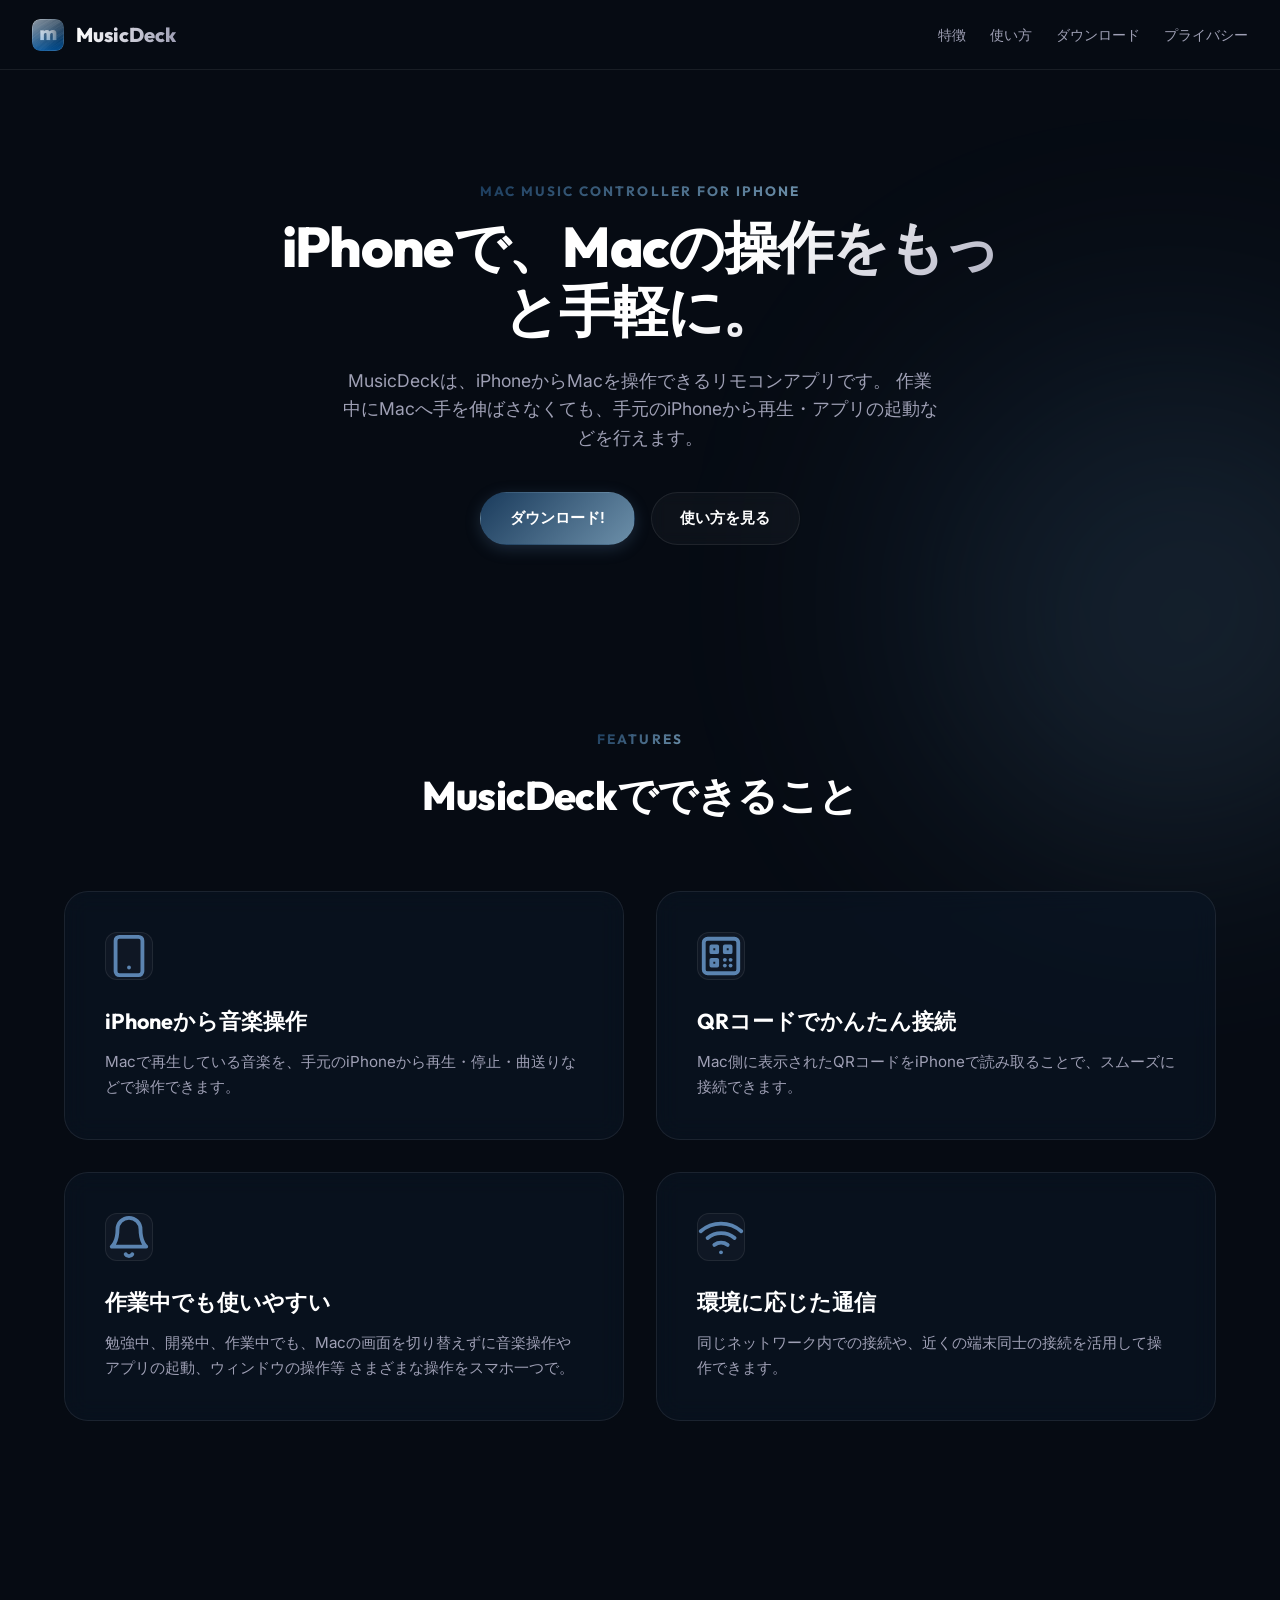
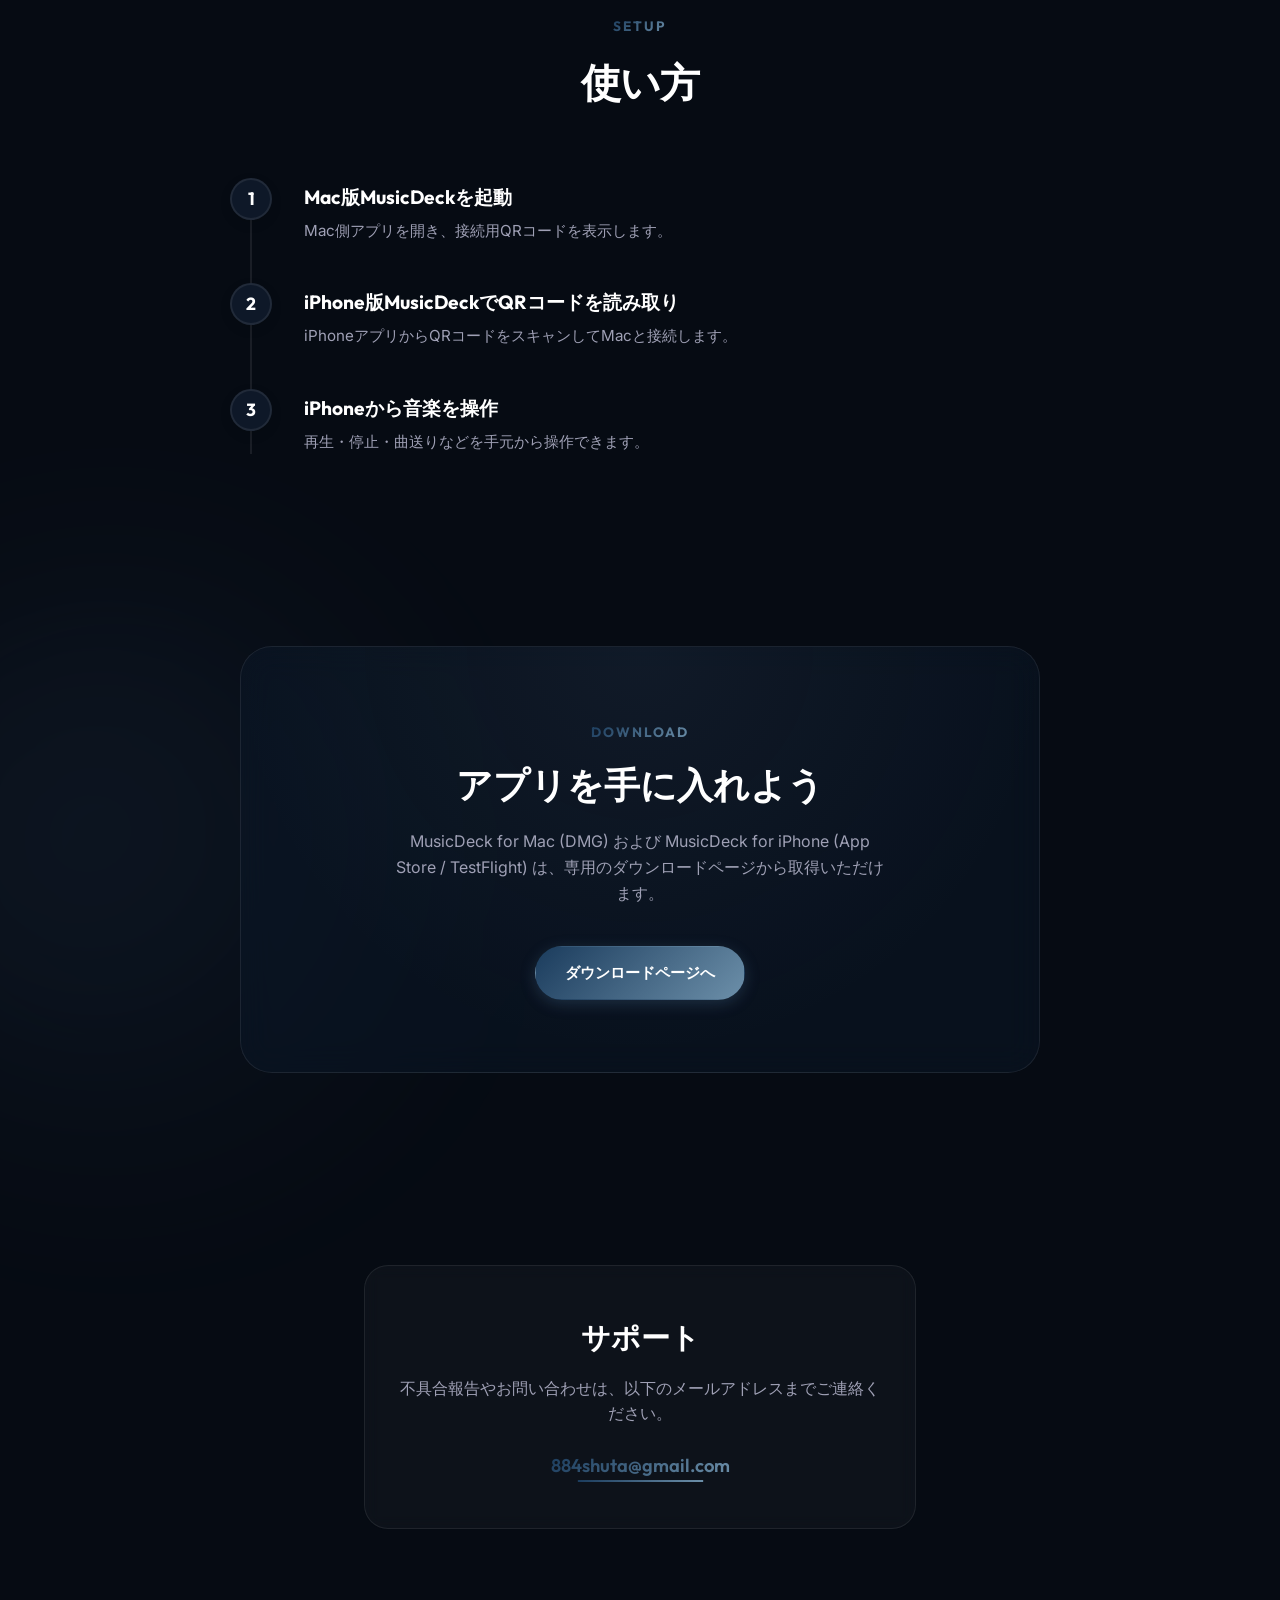
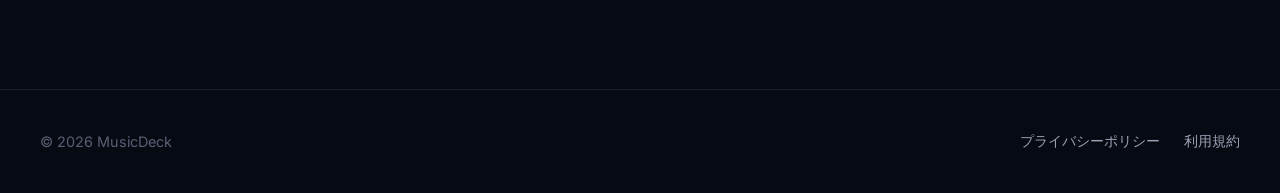
<file: index.html>
<!doctype html>
<html lang="ja">

<head>
  <meta charset="utf-8" />
  <meta name="viewport" content="width=device-width, initial-scale=1" />
  <title>MusicDeck | iPhoneでMacの音楽操作をもっと手軽に</title>
  <meta name="description"
    content="MusicDeckは、iPhoneからMacの音楽再生を手軽に操作できるリモコンアプリです。集中作業中でも、手元のiPhoneから再生・停止・曲送りなどを操作できます。Wi-Fi環境での接続をお勧めします。" />

  <meta property="og:title" content="MusicDeck" />
  <meta property="og:description" content="iPhoneからMacの音楽操作をもっと手軽に。" />
  <meta property="og:type" content="website" />
  <meta property="og:url" content="https://884shuta.github.io/musicdeck-site/" />
  <meta property="og:image" content="https://884shuta.github.io/musicdeck-site/assets/app-icon.png" />

  <link rel="icon" href="./assets/favicon.png" type="image/png" />
  <link rel="preconnect" href="https://fonts.googleapis.com">
  <link rel="preconnect" href="https://fonts.gstatic.com" crossorigin>
  <link
    href="https://fonts.googleapis.com/css2?family=Inter:wght@400;500;600&family=Outfit:wght@500;700;800&display=swap"
    rel="stylesheet">
  <link rel="stylesheet" href="./styles.css" />
</head>

<body>
  <header class="site-header">
    <a class="brand" href="./index.html">
      <img src="./assets/app-icon.png" alt="MusicDeck Logo" class="brand-icon" />
      <span class="brand-name">MusicDeck</span>
    </a>

    <nav class="nav">
      <a href="#features">特徴</a>
      <a href="#setup">使い方</a>
      <a href="./download.html">ダウンロード</a>
      <a href="https://1drv.ms/w/c/810bf9147a4c14a8/IQAAaawLs56LTbE1ffTJUJcUAeW8jraU5esxiWDNwERlWV0?e=xQjPeq"
        class="nav-secondary" target="_blank" rel="noopener noreferrer">プライバシー</a>
    </nav>
  </header>

  <main>
    <section class="hero">
      <div class="hero-content">
        <p class="label">Mac Music Controller for iPhone</p>
        <h1>iPhoneで、Macの操作をもっと手軽に。</h1>
        <p class="hero-text">
          MusicDeckは、iPhoneからMacを操作できるリモコンアプリです。
          作業中にMacへ手を伸ばさなくても、手元のiPhoneから再生・アプリの起動などを行えます。
        </p>

        <div class="hero-actions">
          <a class="button primary" href="./download.html">ダウンロード!</a>
          <a class="button secondary" href="#setup">使い方を見る</a>
        </div>
      </div>
    </section>

    <section id="features" class="section">
      <div class="section-heading">
        <p class="label">Features</p>
        <h2>MusicDeckでできること</h2>
      </div>

      <div class="feature-grid">
        <section class="feature">
          <div class="feature-icon">
            <svg xmlns="http://www.w3.org/2000/svg" viewBox="0 0 24 24" fill="none" stroke="currentColor"
              stroke-width="2" stroke-linecap="round" stroke-linejoin="round">
              <rect x="5" y="2" width="14" height="20" rx="2" ry="2"></rect>
              <line x1="12" y1="18" x2="12.01" y2="18"></line>
            </svg>
          </div>
          <h3>iPhoneから音楽操作</h3>
          <p>
            Macで再生している音楽を、手元のiPhoneから再生・停止・曲送りなどで操作できます。
          </p>
        </section>

        <section class="feature">
          <div class="feature-icon">
            <svg xmlns="http://www.w3.org/2000/svg" viewBox="0 0 24 24" fill="none" stroke="currentColor"
              stroke-width="2" stroke-linecap="round" stroke-linejoin="round">
              <rect x="3" y="3" width="18" height="18" rx="2" ry="2"></rect>
              <rect x="7" y="7" width="3" height="3"></rect>
              <rect x="14" y="7" width="3" height="3"></rect>
              <rect x="7" y="14" width="3" height="3"></rect>
              <line x1="14" y1="14" x2="14.01" y2="14"></line>
              <line x1="17" y1="14" x2="17.01" y2="14"></line>
              <line x1="14" y1="17" x2="14.01" y2="17"></line>
              <line x1="17" y1="17" x2="17.01" y2="17"></line>
            </svg>
          </div>
          <h3>QRコードでかんたん接続</h3>
          <p>
            Mac側に表示されたQRコードをiPhoneで読み取ることで、スムーズに接続できます。
          </p>
        </section>

        <section class="feature">
          <div class="feature-icon">
            <svg xmlns="http://www.w3.org/2000/svg" viewBox="0 0 24 24" fill="none" stroke="currentColor"
              stroke-width="2" stroke-linecap="round" stroke-linejoin="round">
              <path d="M18 8A6 6 0 0 0 6 8c0 7-3 9-3 9h18s-3-2-3-9"></path>
              <path d="M13.73 21a2 2 0 0 1-3.46 0"></path>
            </svg>
          </div>
          <h3>作業中でも使いやすい</h3>
          <p>
            勉強中、開発中、作業中でも、Macの画面を切り替えずに音楽操作やアプリの起動、ウィンドウの操作等 さまざまな操作をスマホ一つで。
          </p>
        </section>

        <section class="feature">
          <div class="feature-icon">
            <svg xmlns="http://www.w3.org/2000/svg" viewBox="0 0 24 24" fill="none" stroke="currentColor"
              stroke-width="2" stroke-linecap="round" stroke-linejoin="round">
              <path d="M5 12.55a11 11 0 0 1 14.08 0"></path>
              <path d="M1.42 9a16 16 0 0 1 21.16 0"></path>
              <path d="M8.53 16.11a6 6 0 0 1 6.95 0"></path>
              <line x1="12" y1="20" x2="12.01" y2="20"></line>
            </svg>
          </div>
          <h3>環境に応じた通信</h3>
          <p>
            同じネットワーク内での接続や、近くの端末同士の接続を活用して操作できます。
          </p>
        </section>
      </div>
    </section>

    <section id="setup" class="section setup-section">
      <div class="section-heading">
        <p class="label">Setup</p>
        <h2>使い方</h2>
      </div>

      <ol class="steps">
        <li>
          <div class="step-number">1</div>
          <div class="step-body">
            <strong>Mac版MusicDeckを起動</strong>
            <span>Mac側アプリを開き、接続用QRコードを表示します。</span>
          </div>
        </li>
        <li>
          <div class="step-number">2</div>
          <div class="step-body">
            <strong>iPhone版MusicDeckでQRコードを読み取り</strong>
            <span>iPhoneアプリからQRコードをスキャンしてMacと接続します。</span>
          </div>
        </li>
        <li>
          <div class="step-number">3</div>
          <div class="step-body">
            <strong>iPhoneから音楽を操作</strong>
            <span>再生・停止・曲送りなどを手元から操作できます。</span>
          </div>
        </li>
      </ol>
    </section>

    <section id="download" class="section download">
      <div class="download-card">
        <p class="label">Download</p>
        <h2>アプリを手に入れよう</h2>
        <p class="download-text">
          MusicDeck for Mac (DMG) および MusicDeck for iPhone (App Store / TestFlight) は、専用のダウンロードページから取得いただけます。
        </p>

        <div class="download-actions">
          <a class="button primary" href="./download.html">
            <span class="btn-text">ダウンロードページへ</span>
          </a>
        </div>
      </div>
    </section>

    <section class="section support">
      <div class="support-card">
        <h2>サポート</h2>
        <p>
          不具合報告やお問い合わせは、以下のメールアドレスまでご連絡ください。
        </p>
        <a href="mailto:884shuta@gmail.com" class="support-email">884shuta@gmail.com</a>
      </div>
    </section>
  </main>

  <footer class="footer">
    <div class="footer-content">
      <p class="copyright">© 2026 MusicDeck</p>
      <div class="footer-links">
        <a href="https://1drv.ms/w/c/810bf9147a4c14a8/IQAAaawLs56LTbE1ffTJUJcUAeW8jraU5esxiWDNwERlWV0?e=xQjPeq"
          target="_blank" rel="noopener noreferrer">プライバシーポリシー</a>
        <a href="https://1drv.ms/w/c/810bf9147a4c14a8/IQA9z_WjtKL5Qb_uEhBewveHAXv-hzF2zRF8XQzg35AWvOg?e=cDfBK1"
          target="_blank" rel="noopener noreferrer">利用規約</a>
      </div>
    </div>
  </footer>

  <script src="./app.js"></script>
</body>

</html>
</file>
<file: styles.css>
/* ==========================================================================
   MusicDeck Premium CSS Design System
   ========================================================================== */

/* Custom Properties */
:root {
  --bg-primary: #060b13;
  --bg-secondary: #0e1828;
  --bg-card: rgba(13, 25, 43, 0.45);
  --text-primary: #ffffff;
  --text-secondary: #9fa0b5;
  --text-muted: #5e5d75;
  
  --accent-purple: #2C5E8A;
  --accent-pink: #5B84B1;
  --accent-cyan: #8AB4F8;
  
  --gradient-primary: linear-gradient(135deg, #1b3c5d, #6c8fa9);
  --gradient-glow: linear-gradient(135deg, rgba(27, 60, 93, 0.4), rgba(108, 143, 169, 0.4));
  
  --glass-bg: rgba(255, 255, 255, 0.03);
  --glass-border: rgba(255, 255, 255, 0.08);
  --glass-border-hover: rgba(255, 255, 255, 0.18);
  
  --font-sans: 'Inter', -apple-system, BlinkMacSystemFont, "Segoe UI", Roboto, sans-serif;
  --font-display: 'Outfit', var(--font-sans);
  
  --shadow-sm: 0 4px 12px rgba(0, 0, 0, 0.1);
  --shadow-md: 0 12px 32px rgba(0, 0, 0, 0.2);
  --shadow-lg: 0 24px 64px rgba(0, 0, 0, 0.4);
  --shadow-glow: 0 0 40px rgba(108, 143, 169, 0.25);
  
  --transition-fast: 0.2s cubic-bezier(0.4, 0, 0.2, 1);
  --transition-normal: 0.3s cubic-bezier(0.4, 0, 0.2, 1);
  --transition-slow: 0.6s cubic-bezier(0.4, 0, 0.2, 1);
}

/* Reset & Base Styles */
*, *::before, *::after {
  box-sizing: border-box;
  margin: 0;
  padding: 0;
}

html {
  font-size: 16px;
  scroll-behavior: smooth;
  scroll-padding-top: 80px;
}

body {
  background-color: var(--bg-primary);
  color: var(--text-primary);
  font-family: var(--font-sans);
  line-height: 1.6;
  -webkit-font-smoothing: antialiased;
  -moz-osx-font-smoothing: grayscale;
  overflow-x: hidden;
  position: relative;
}

/* Ambient Glows */
body::before, body::after {
  content: '';
  position: absolute;
  width: 500px;
  height: 500px;
  border-radius: 50%;
  background: var(--gradient-glow);
  filter: blur(120px);
  z-index: -1;
  pointer-events: none;
  opacity: 0.6;
}

body::before {
  top: 10%;
  right: -10%;
}

body::after {
  bottom: 20%;
  left: -10%;
  background: linear-gradient(135deg, rgba(138, 180, 248, 0.15), rgba(27, 60, 93, 0.15));
}

a {
  color: inherit;
  text-decoration: none;
  transition: var(--transition-fast);
}

::-webkit-scrollbar {
  width: 8px;
}
::-webkit-scrollbar-track {
  background: var(--bg-primary);
}
::-webkit-scrollbar-thumb {
  background: rgba(255, 255, 255, 0.1);
  border-radius: 4px;
}

/* Typography Utility */
.label {
  font-family: var(--font-display);
  font-size: 0.85rem;
  font-weight: 700;
  text-transform: uppercase;
  letter-spacing: 0.15em;
  background: var(--gradient-primary);
  -webkit-background-clip: text;
  -webkit-text-fill-color: transparent;
  margin-bottom: 0.75rem;
  display: inline-block;
}

.section {
  padding: 6rem 1.5rem;
  max-width: 1200px;
  margin: 0 auto;
}

.section-heading {
  text-align: center;
  margin-bottom: 4rem;
}

.section-heading h2 {
  font-family: var(--font-display);
  font-size: 2.5rem;
  font-weight: 800;
  letter-spacing: -0.02em;
}

/* Buttons */
.button {
  display: inline-flex;
  align-items: center;
  justify-content: center;
  padding: 0.85rem 1.8rem;
  border-radius: 50px;
  font-weight: 600;
  font-size: 0.95rem;
  cursor: pointer;
  border: 1px solid transparent;
  transition: all var(--transition-normal);
  position: relative;
}

.button.primary {
  background: var(--gradient-primary);
  color: #fff;
  box-shadow: 0 4px 15px rgba(91, 132, 177, 0.25);
}

.button.primary:hover:not(.disabled) {
  transform: translateY(-2px);
  box-shadow: 0 8px 25px rgba(91, 132, 177, 0.4), 0 0 15px rgba(44, 94, 138, 0.4);
}

.button.secondary {
  background: var(--glass-bg);
  border-color: var(--glass-border);
  color: #fff;
  backdrop-filter: blur(8px);
}

.button.secondary:hover {
  background: rgba(255, 255, 255, 0.08);
  border-color: var(--glass-border-hover);
  transform: translateY(-2px);
}

.button.disabled {
  opacity: 0.4;
  cursor: not-allowed;
  pointer-events: none;
}

/* Header */
.site-header {
  position: fixed;
  top: 0;
  left: 0;
  width: 100%;
  height: 70px;
  display: flex;
  align-items: center;
  justify-content: space-between;
  padding: 0 2rem;
  z-index: 100;
  border-bottom: 1px solid var(--glass-border);
  transition: var(--transition-normal);
}

.site-header.scrolled {
  background: rgba(8, 7, 16, 0.75);
  backdrop-filter: blur(16px);
  height: 60px;
}

.brand {
  display: flex;
  align-items: center;
  gap: 0.75rem;
}

.brand-icon {
  width: 32px;
  height: 32px;
  border-radius: 8px;
}

.brand-name {
  font-family: var(--font-display);
  font-weight: 800;
  font-size: 1.25rem;
  background: linear-gradient(to right, #fff, var(--text-secondary));
  -webkit-background-clip: text;
  -webkit-text-fill-color: transparent;
}

.nav {
  display: flex;
  align-items: center;
  gap: 1.5rem;
}

.nav a {
  font-size: 0.9rem;
  font-weight: 500;
  color: var(--text-secondary);
  position: relative;
  padding: 0.5rem 0;
}

.nav a:hover {
  color: #fff;
}

.nav a::after {
  content: '';
  position: absolute;
  bottom: 0;
  left: 0;
  width: 100%;
  height: 2px;
  background: var(--gradient-primary);
  transform: scaleX(0);
  transition: transform var(--transition-normal);
}

.nav a:hover::after {
  transform: scaleX(1);
}

/* Hero Section */
.hero {
  display: flex;
  flex-direction: column;
  align-items: center;
  justify-content: center;
  text-align: center;
  min-height: 70vh;
  padding: 10rem 2rem 4rem;
  max-width: 800px;
  margin: 0 auto;
}

.hero-content {
  display: flex;
  flex-direction: column;
  align-items: center;
}

.hero-content h1 {
  font-family: var(--font-display);
  font-size: 3.5rem;
  font-weight: 800;
  line-height: 1.15;
  letter-spacing: -0.03em;
  margin-bottom: 1.5rem;
  background: linear-gradient(135deg, #ffffff 60%, var(--text-secondary));
  -webkit-background-clip: text;
  -webkit-text-fill-color: transparent;
}

.hero-text {
  font-size: 1.1rem;
  color: var(--text-secondary);
  margin-bottom: 2.5rem;
  max-width: 600px;
}

.hero-actions {
  display: flex;
  gap: 1rem;
  justify-content: center;
}

/* Device Visual Block */
.hero-visual {
  position: relative;
  display: flex;
  justify-content: center;
  align-items: center;
  width: 100%;
  height: 480px;
  perspective: 1200px;
  overflow: visible;
}

/* MacBook Mockup CSS */
.device.macbook {
  position: absolute;
  width: 440px;
  left: calc(50% - 240px);
  top: 50px;
  transform: rotateY(8deg) rotateX(2deg);
  transition: var(--transition-slow);
}

.device.macbook:hover {
  transform: rotateY(5deg) rotateX(1deg) translateY(-5px);
}

.macbook-screen {
  background: #000;
  border-radius: 18px 18px 0 0;
  padding: 10px 10px 12px 10px;
  box-shadow: var(--shadow-lg);
  border: 1px solid rgba(255, 255, 255, 0.15);
  position: relative;
}

.macbook-camera {
  width: 6px;
  height: 6px;
  background: #1a1a1a;
  border-radius: 50%;
  position: absolute;
  top: 4px;
  left: 50%;
  transform: translateX(-50%);
  border: 1px solid #333;
}

.macbook-display {
  background: #0d0c15;
  aspect-ratio: 16/10;
  border-radius: 8px;
  overflow: hidden;
  border: 1px solid rgba(255, 255, 255, 0.05);
}

/* MacBook OS/App Design */
.macbook-app {
  display: flex;
  flex-direction: column;
  width: 100%;
  height: 100%;
  background: linear-gradient(145deg, #100f22, #07060f);
  color: #fff;
  position: relative;
}

.app-sidebar {
  display: flex;
  gap: 6px;
  padding: 8px 12px;
  border-bottom: 1px solid rgba(255, 255, 255, 0.03);
  position: absolute;
  top: 0;
  left: 0;
  width: 100%;
  z-index: 2;
}

.sidebar-dot {
  width: 8px;
  height: 8px;
  border-radius: 50%;
}
.sidebar-dot.red { background: #ff5f56; }
.sidebar-dot.yellow { background: #ffbd2e; }
.sidebar-dot.green { background: #27c93f; }

.app-main {
  flex: 1;
  display: flex;
  flex-direction: column;
  justify-content: center;
  align-items: center;
  padding: 28px 16px 12px 16px;
  position: relative;
}

.music-player-status {
  position: absolute;
  top: 8px;
  right: 12px;
  display: flex;
  align-items: center;
  gap: 8px;
}

.status-badge {
  font-size: 0.65rem;
  font-weight: 600;
  background: rgba(39, 201, 63, 0.15);
  color: #27c93f;
  padding: 2px 8px;
  border-radius: 10px;
  border: 1px solid rgba(39, 201, 63, 0.2);
}

.music-wave {
  display: flex;
  align-items: flex-end;
  gap: 2px;
  height: 12px;
}

.music-wave span {
  display: block;
  width: 2px;
  background: var(--accent-pink);
  border-radius: 1px;
  height: 2px;
}

.playing .music-wave span {
  animation: bounce 0.8s ease infinite alternate;
}
.playing .music-wave span:nth-child(2) { animation-delay: 0.15s; }
.playing .music-wave span:nth-child(3) { animation-delay: 0.3s; }
.playing .music-wave span:nth-child(4) { animation-delay: 0.45s; }
.playing .music-wave span:nth-child(5) { animation-delay: 0.1s; }

@keyframes bounce {
  100% { height: 12px; }
}

.music-card-desktop {
  width: 90%;
  max-width: 240px;
  background: rgba(255, 255, 255, 0.02);
  border: 1px solid rgba(255, 255, 255, 0.05);
  border-radius: 12px;
  padding: 16px;
  text-align: center;
  box-shadow: var(--shadow-sm);
}

.album-art-wrap {
  width: 90px;
  height: 90px;
  margin: 0 auto 12px;
  position: relative;
}

.album-art {
  width: 100%;
  height: 100%;
  border-radius: 50%;
  overflow: hidden;
  background: #000;
  border: 3px solid rgba(255, 255, 255, 0.05);
  box-shadow: 0 4px 10px rgba(0,0,0,0.5);
  position: relative;
}

.album-image {
  width: 100%;
  height: 100%;
  object-fit: cover;
}

.playing .album-image {
  animation: rotateDisc 10s linear infinite;
}

@keyframes rotateDisc {
  0% { transform: rotate(0deg); }
  100% { transform: rotate(360deg); }
}

.album-art::after {
  content: '';
  position: absolute;
  top: 50%;
  left: 50%;
  transform: translate(-50%, -50%);
  width: 16px;
  height: 16px;
  background: #0d0c15;
  border-radius: 50%;
  border: 2px solid rgba(255, 255, 255, 0.1);
  z-index: 2;
}

.music-card-desktop .song-title {
  font-family: var(--font-display);
  font-size: 0.95rem;
  font-weight: 700;
  color: #fff;
  margin-bottom: 2px;
}

.music-card-desktop .song-artist {
  font-size: 0.75rem;
  color: var(--text-secondary);
  margin-bottom: 12px;
}

.playback-progress {
  width: 100%;
}

.progress-bar {
  width: 100%;
  height: 3px;
  background: rgba(255,255,255,0.08);
  border-radius: 2px;
  overflow: hidden;
  margin-bottom: 4px;
}

.progress-fill {
  width: 0%;
  height: 100%;
  background: var(--gradient-primary);
  transition: width 0.1s linear;
}

.progress-time {
  display: flex;
  justify-content: space-between;
  font-size: 0.6rem;
  color: var(--text-muted);
}

.macbook-base {
  height: 8px;
  background: #3a3a45;
  border-radius: 0 0 16px 16px;
  border-bottom: 2px solid #222;
  position: relative;
  box-shadow: 0 8px 24px rgba(0, 0, 0, 0.4);
}

.macbook-notch {
  width: 60px;
  height: 4px;
  background: #1a1a24;
  margin: 0 auto;
  border-radius: 0 0 4px 4px;
}

/* iPhone Mockup CSS */
.device.iphone {
  position: absolute;
  width: 180px;
  right: calc(50% - 210px);
  bottom: 20px;
  transform: rotateY(-8deg) rotateX(1deg);
  transition: var(--transition-slow);
  z-index: 10;
}

.device.iphone:hover {
  transform: rotateY(-4deg) rotateX(0deg) translateY(-5px);
}

.iphone-screen {
  background: #000;
  border-radius: 36px;
  padding: 8px;
  box-shadow: var(--shadow-lg), var(--shadow-glow);
  border: 1px solid rgba(255, 255, 255, 0.18);
  aspect-ratio: 9/19.5;
  position: relative;
  overflow: hidden;
}

.dynamic-island {
  width: 60px;
  height: 18px;
  background: #000;
  border-radius: 9px;
  position: absolute;
  top: 12px;
  left: 50%;
  transform: translateX(-50%);
  z-index: 3;
}

.iphone-content {
  width: 100%;
  height: 100%;
  background: #0f0e1a;
  border-radius: 28px;
  overflow: hidden;
  padding: 24px 12px 12px 12px;
  display: flex;
  flex-direction: column;
  justify-content: space-between;
  border: 1px solid rgba(255, 255, 255, 0.03);
}

.connection-status {
  display: flex;
  align-items: center;
  justify-content: center;
  gap: 6px;
  margin-top: 8px;
}

.status-dot {
  width: 6px;
  height: 6px;
  background: #27c93f;
  border-radius: 50%;
}
.status-dot.pulsing {
  animation: pulseGreen 2s infinite;
}

@keyframes pulseGreen {
  0% { transform: scale(0.9); opacity: 0.6; }
  50% { transform: scale(1.2); opacity: 1; }
  100% { transform: scale(0.9); opacity: 0.6; }
}

.status-text {
  font-size: 0.6rem;
  color: var(--text-secondary);
  font-weight: 500;
  letter-spacing: 0.02em;
}

.iphone-album-preview {
  flex: 1;
  display: flex;
  align-items: center;
  justify-content: center;
}

.iphone-album-art-wrap {
  width: 90px;
  height: 90px;
  border-radius: 16px;
  overflow: hidden;
  box-shadow: var(--shadow-md);
  border: 1px solid rgba(255,255,255,0.08);
  background: #17162b;
  display: flex;
  align-items: center;
  justify-content: center;
}

.iphone-album-art {
  width: 80%;
  height: 80%;
}

.iphone-song-info {
  text-align: center;
  margin-bottom: 12px;
}

.iphone-song-title {
  font-family: var(--font-display);
  font-size: 0.85rem;
  font-weight: 700;
  color: #fff;
  white-space: nowrap;
  overflow: hidden;
  text-overflow: ellipsis;
}

.iphone-song-artist {
  font-size: 0.7rem;
  color: var(--text-secondary);
}

.iphone-controls {
  display: flex;
  justify-content: center;
  align-items: center;
  gap: 12px;
  margin-bottom: 12px;
}

.ctrl-btn {
  background: transparent;
  border: none;
  color: #fff;
  cursor: pointer;
  display: flex;
  align-items: center;
  justify-content: center;
  transition: all var(--transition-fast);
  outline: none;
}

.ctrl-btn:hover {
  color: var(--accent-pink);
  transform: scale(1.1);
}

.ctrl-btn.play-pause {
  width: 44px;
  height: 44px;
  border-radius: 50%;
  background: var(--gradient-primary);
  color: #fff;
  box-shadow: 0 4px 10px rgba(91, 132, 177, 0.2);
}

.ctrl-btn.play-pause:hover {
  transform: scale(1.08);
  box-shadow: 0 6px 14px rgba(91, 132, 177, 0.35);
  color: #fff;
}

.hidden {
  display: none !important;
}

.iphone-volume {
  display: flex;
  align-items: center;
  gap: 8px;
  padding: 0 8px;
  opacity: 0.8;
}

.volume-slider {
  flex: 1;
  height: 4px;
  background: rgba(255, 255, 255, 0.1);
  border-radius: 2px;
}

.volume-fill {
  width: 65%;
  height: 100%;
  background: rgba(255, 255, 255, 0.6);
}

/* Features Section */
.feature-grid {
  display: grid;
  grid-template-columns: repeat(2, 1fr);
  gap: 2rem;
  margin-top: 2rem;
}

.feature {
  background: var(--bg-card);
  border: 1px solid var(--glass-border);
  padding: 2.5rem;
  border-radius: 24px;
  backdrop-filter: blur(12px);
  transition: all var(--transition-normal);
  position: relative;
}

.feature:hover {
  transform: translateY(-5px);
  border-color: var(--glass-border-hover);
  box-shadow: var(--shadow-md), 0 0 20px rgba(108, 143, 169, 0.05);
}

.feature-icon {
  width: 48px;
  height: 48px;
  border-radius: 12px;
  background: var(--glass-bg);
  border: 1px solid var(--glass-border);
  display: flex;
  align-items: center;
  justify-content: center;
  color: var(--accent-pink);
  margin-bottom: 1.5rem;
  transition: var(--transition-normal);
}

.feature:hover .feature-icon {
  background: var(--gradient-primary);
  color: #fff;
  border-color: transparent;
  box-shadow: 0 4px 12px rgba(91, 132, 177, 0.3);
}

.feature h3 {
  font-family: var(--font-display);
  font-size: 1.35rem;
  font-weight: 700;
  margin-bottom: 0.75rem;
}

.feature p {
  color: var(--text-secondary);
  font-size: 0.95rem;
  line-height: 1.6;
}

/* Setup Section */
.setup-section {
  max-width: 900px;
}

.steps {
  display: flex;
  flex-direction: column;
  gap: 2.5rem;
  position: relative;
  padding-left: 1rem;
}

.steps::before {
  content: '';
  position: absolute;
  top: 0;
  left: calc(1rem + 20px);
  bottom: 0;
  width: 2px;
  background: var(--glass-border);
  z-index: 1;
}

.steps li {
  display: flex;
  gap: 2rem;
  position: relative;
  z-index: 2;
}

.step-number {
  width: 42px;
  height: 42px;
  border-radius: 50%;
  background: var(--bg-secondary);
  border: 2px solid var(--glass-border);
  color: #fff;
  font-family: var(--font-display);
  font-weight: 700;
  font-size: 1.1rem;
  display: flex;
  align-items: center;
  justify-content: center;
  box-shadow: var(--shadow-sm);
  transition: var(--transition-normal);
  flex-shrink: 0;
}

.steps li:hover .step-number {
  background: var(--gradient-primary);
  border-color: transparent;
  box-shadow: 0 0 15px rgba(91, 132, 177, 0.4);
  transform: scale(1.05);
}

.step-body {
  display: flex;
  flex-direction: column;
  padding-top: 4px;
}

.step-body strong {
  font-family: var(--font-display);
  font-size: 1.2rem;
  font-weight: 700;
  margin-bottom: 0.4rem;
  color: #fff;
}

.step-body span {
  color: var(--text-secondary);
  font-size: 0.95rem;
}

/* Download Section */
.download {
  text-align: center;
}

.download-card {
  background: radial-gradient(circle at 50% 0%, rgba(108, 143, 169, 0.08) 0%, rgba(0, 0, 0, 0) 70%), var(--bg-card);
  border: 1px solid var(--glass-border);
  border-radius: 32px;
  padding: 4.5rem 2rem;
  backdrop-filter: blur(16px);
  max-width: 800px;
  margin: 0 auto;
  position: relative;
}

.download-card h2 {
  font-family: var(--font-display);
  font-size: 2.25rem;
  font-weight: 800;
  margin-bottom: 1rem;
}

.download-text {
  color: var(--text-secondary);
  max-width: 500px;
  margin: 0 auto 2.5rem;
  font-size: 1rem;
}

.download-actions {
  display: flex;
  justify-content: center;
  gap: 1.5rem;
  flex-wrap: wrap;
}

/* Support Section */
.support {
  text-align: center;
  max-width: 600px;
  margin: 0 auto;
}

.support-card {
  background: var(--glass-bg);
  border: 1px solid var(--glass-border);
  border-radius: 24px;
  padding: 3rem 2rem;
  backdrop-filter: blur(8px);
}

.support-card h2 {
  font-family: var(--font-display);
  font-size: 1.8rem;
  font-weight: 700;
  margin-bottom: 1rem;
}

.support-card p {
  color: var(--text-secondary);
  margin-bottom: 1.5rem;
}

.support-email {
  font-family: var(--font-display);
  font-size: 1.15rem;
  font-weight: 600;
  background: var(--gradient-primary);
  -webkit-background-clip: text;
  -webkit-text-fill-color: transparent;
  display: inline-block;
  position: relative;
}

.support-email::after {
  content: '';
  position: absolute;
  bottom: -2px;
  left: 0;
  width: 100%;
  height: 2px;
  background: var(--gradient-primary);
  transform: scaleX(0.7);
  transition: transform var(--transition-normal);
}

.support-email:hover::after {
  transform: scaleX(1);
}

/* Footer */
.footer {
  border-top: 1px solid var(--glass-border);
  padding: 2.5rem 2rem;
  margin-top: 4rem;
}

.footer-content {
  max-width: 1200px;
  margin: 0 auto;
  display: flex;
  justify-content: space-between;
  align-items: center;
  flex-wrap: wrap;
  gap: 1.5rem;
}

.copyright {
  font-size: 0.9rem;
  color: var(--text-muted);
}

.footer-links {
  display: flex;
  gap: 1.5rem;
}

.footer-links a {
  font-size: 0.85rem;
  color: var(--text-secondary);
}

.footer-links a:hover {
  color: #fff;
}

/* ==========================================================================
   Responsive Styles
   ========================================================================== */

/* Tablet & Mobile (Under 768px) */
@media (max-width: 768px) {
  .hero {
    grid-template-columns: 1fr;
    text-align: center;
    gap: 2.5rem;
    padding-top: 6rem;
    min-height: auto;
  }
  
  .hero-content {
    align-items: center;
  }
  
  .hero-content h1 {
    font-size: 2.5rem;
  }
  
  .hero-text {
    margin-left: auto;
    margin-right: auto;
    font-size: 1rem;
    margin-bottom: 2rem;
  }
  
  .hero-visual {
    height: 360px;
  }
  
  /* Hide MacBook mockup on tablet & mobile to avoid overlap and clipping */
  .device.macbook {
    display: none !important;
  }
  
  /* Center the iPhone mockup */
  .device.iphone {
    width: 160px;
    left: 50%;
    right: auto;
    bottom: 20px;
    transform: translateX(-50%) rotateY(0deg) rotateX(0deg);
  }

  .device.iphone:hover {
    transform: translateX(-50%) scale(1.05);
  }
  
  .site-header {
    padding: 0 1rem;
  }
  
  .nav {
    gap: 1rem;
  }
  
  .nav a {
    font-size: 0.8rem;
  }
  
  .nav-secondary {
    display: none !important;
  }
  
  .feature-grid {
    grid-template-columns: 1fr;
    gap: 1.25rem;
  }
}

/* Small Mobile (Under 480px) */
@media (max-width: 480px) {
  .hero-content h1 {
    font-size: 2rem;
  }
  
  .hero-visual {
    height: 300px;
  }
  
  .device.iphone {
    width: 130px;
    bottom: 10px;
  }
  
  .iphone-content {
    padding: 16px 8px 8px 8px;
  }
  
  .iphone-album-art-wrap {
    width: 65px;
    height: 65px;
  }
  
  .iphone-volume {
    display: none;
  }
  
  .section-heading h2 {
    font-size: 1.8rem;
  }
  
  .nav {
    gap: 0.75rem;
  }
  
  .nav a {
    font-size: 0.75rem;
  }
  
  .download-card {
    padding: 3rem 1rem;
  }
  
  .download-card h2 {
    font-size: 1.6rem;
  }
  
  .footer-content {
    flex-direction: column;
    text-align: center;
    gap: 1rem;
  }
}

/* ==========================================================================
   Download Page Custom Styles
   ========================================================================== */

.download-page {
  padding-top: 100px;
  min-height: calc(100vh - 120px);
  display: flex;
  flex-direction: column;
  justify-content: center;
}

.download-page-heading {
  text-align: center;
  max-width: 600px;
  margin: 0 auto 3rem;
  padding: 0 1.5rem;
}

.download-page-heading h1 {
  font-family: var(--font-display);
  font-size: 3rem;
  font-weight: 800;
  letter-spacing: -0.02em;
  margin-bottom: 1rem;
  background: linear-gradient(135deg, #ffffff 60%, var(--text-secondary));
  -webkit-background-clip: text;
  -webkit-text-fill-color: transparent;
}

.download-page-heading p {
  color: var(--text-secondary);
  font-size: 1.1rem;
}

.download-grid {
  display: grid;
  grid-template-columns: repeat(2, 1fr);
  gap: 2.5rem;
  max-width: 1000px;
  margin: 0 auto 3rem;
  padding: 0 1.5rem;
  width: 100%;
}

.download-detail-card {
  background: var(--bg-card);
  border: 1px solid var(--glass-border);
  border-radius: 32px;
  padding: 3.5rem 2.5rem;
  backdrop-filter: blur(16px);
  display: flex;
  flex-direction: column;
  align-items: center;
  text-align: center;
  transition: all var(--transition-normal);
  position: relative;
  overflow: hidden;
}

.download-detail-card::before {
  content: '';
  position: absolute;
  top: 0;
  left: 0;
  width: 100%;
  height: 100%;
  background: radial-gradient(circle at 50% 0%, rgba(255, 255, 255, 0.03) 0%, rgba(0, 0, 0, 0) 70%);
  z-index: -1;
  pointer-events: none;
}

.download-detail-card:hover {
  transform: translateY(-5px);
  border-color: var(--glass-border-hover);
  box-shadow: var(--shadow-md), 0 0 30px rgba(108, 143, 169, 0.05);
}

.platform-icon-wrap {
  width: 70px;
  height: 70px;
  border-radius: 20px;
  background: var(--glass-bg);
  border: 1px solid var(--glass-border);
  display: flex;
  align-items: center;
  justify-content: center;
  color: var(--accent-pink);
  margin-bottom: 2rem;
  transition: var(--transition-normal);
}

.download-detail-card:hover .platform-icon-wrap {
  background: var(--gradient-primary);
  color: #fff;
  border-color: transparent;
  box-shadow: 0 4px 15px rgba(91, 132, 177, 0.3);
}

.platform-icon-wrap svg {
  width: 36px;
  height: 36px;
}

.download-detail-card h2 {
  font-family: var(--font-display);
  font-size: 1.8rem;
  font-weight: 800;
  margin-bottom: 0.75rem;
}

.download-detail-card .platform-version {
  font-size: 0.8rem;
  color: var(--text-muted);
  margin-bottom: 1.5rem;
  font-weight: 500;
}

.download-detail-card p.description {
  color: var(--text-secondary);
  font-size: 0.95rem;
  line-height: 1.6;
  margin-bottom: 2.5rem;
  flex-grow: 1;
}

/* Badge and Button Styles */
.badge-container {
  display: flex;
  flex-direction: column;
  align-items: center;
  gap: 0.5rem;
  min-height: 90px;
  justify-content: center;
  width: 100%;
}

.app-store-badge-link {
  display: inline-block;
  overflow: hidden;
  border-radius: 8px;
  height: 44px;
  transition: all var(--transition-fast);
  border: 1px solid rgba(255, 255, 255, 0.1);
  box-shadow: var(--shadow-sm);
}

.app-store-badge-link:hover {
  transform: scale(1.03);
  border-color: rgba(255, 255, 255, 0.3);
  box-shadow: 0 4px 15px rgba(0, 0, 0, 0.3);
}

.app-store-badge-link img {
  height: 100%;
  width: auto;
}

/* TestFlight Custom Badge */
.testflight-badge {
  display: inline-flex;
  align-items: center;
  gap: 10px;
  background: #000000;
  color: #fff;
  border: 1px solid rgba(255, 255, 255, 0.2);
  border-radius: 8px;
  padding: 0 1.25rem;
  height: 44px;
  font-family: -apple-system, BlinkMacSystemFont, "Segoe UI", Roboto, sans-serif;
  font-weight: 600;
  font-size: 0.85rem;
  transition: all var(--transition-fast);
  box-shadow: var(--shadow-sm);
}

.testflight-badge:hover {
  background: #111;
  border-color: rgba(255, 255, 255, 0.4);
  transform: scale(1.03);
}

.testflight-badge-icon {
  width: 20px;
  height: 20px;
  color: #00D05A; /* TestFlight Green */
}

.badge-info-text {
  font-size: 0.75rem;
  color: var(--text-muted);
  margin-top: 0.25rem;
}

.testflight-steps {
  text-align: left;
  background: rgba(0, 208, 90, 0.04);
  border: 1px dashed rgba(0, 208, 90, 0.2);
  border-radius: 16px;
  padding: 1.25rem;
  margin-top: 1.5rem;
  width: 100%;
  animation: downloadFadeIn 0.3s ease;
}

.testflight-steps h3 {
  font-family: var(--font-display);
  font-size: 0.9rem;
  font-weight: 700;
  color: #00D05A;
  margin-bottom: 0.75rem;
  display: flex;
  align-items: center;
  gap: 6px;
}

.testflight-steps ol {
  list-style: decimal;
  padding-left: 1.25rem;
}

.testflight-steps li {
  font-size: 0.8rem;
  color: var(--text-secondary);
  margin-bottom: 0.4rem;
}

.testflight-steps li:last-child {
  margin-bottom: 0;
}

@keyframes downloadFadeIn {
  from { opacity: 0; transform: translateY(10px); }
  to { opacity: 1; transform: translateY(0); }
}

/* Responsive for Download Page */
@media (max-width: 768px) {
  .download-page {
    padding-top: 90px;
    padding-bottom: 3rem;
  }
  .download-page-heading h1 {
    font-size: 2.25rem;
  }
  .download-grid {
    grid-template-columns: 1fr;
    gap: 2rem;
  }
  .download-detail-card {
    padding: 3rem 1.5rem;
  }
}
</file>
